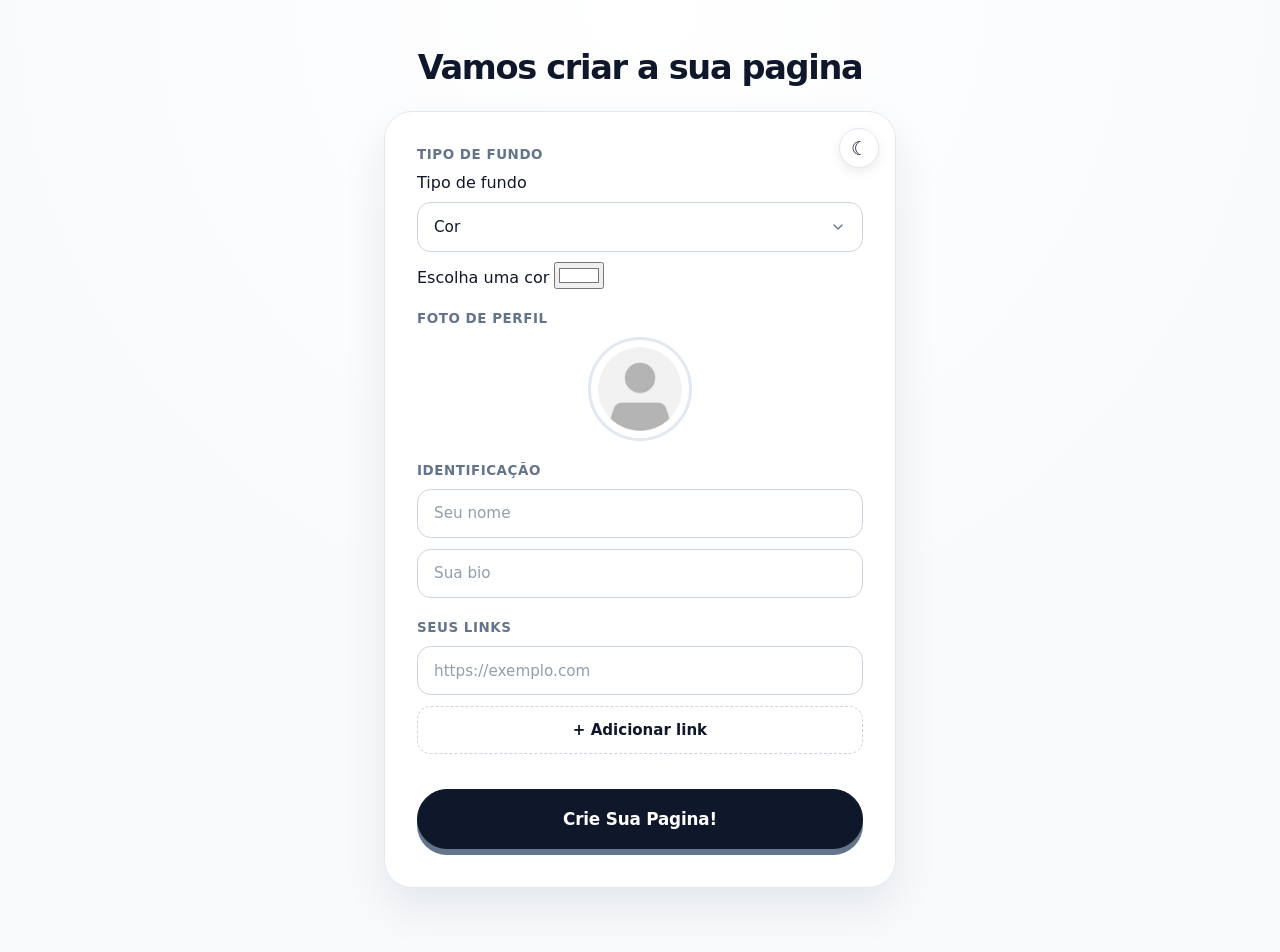
<file: pages/creator.html>
<!--creator.html-->
<!DOCTYPE html>
<html lang="pt-BR">

<head>
    <meta charset="UTF-8">
    <meta name="viewport" content="width=device-width, initial-scale=1.0">
    <title>Linktree creator</title>
    <link rel="stylesheet" href="../styles/creator.css">
</head>

<body>
    <header>
        <h1>Vamos criar a sua pagina</h1>
    </header>

    <main>
        <div class="backgroundSelection">
            <label for="backgroundType">Tipo de fundo</label>
            <select name="backgroundType" id="backgroundType">
                <option value="color">Cor</option>
                <option value="image">Imagem</option>
            </select>
            <div id="color-background">
                <label for="backgroundColor">Escolha uma cor</label>
                <input type="color" id="backgroundColor" value="#ffffff">
            </div>
            <div id="image-background" hidden>
                <label for="backgroundImage">Escolha uma imagem</label>
                <input type="file" id="backgroundImage" accept="image/*">
            </div>
        </div>
        <div class="profilePhoto">
            <div class="photo-preview-wrapper">
                <img id="photo-preview" src="../imgs/usuario.png" alt="Foto de perfil" width="96" height="96">
                <label for="profilePhoto" class="photo-upload-label" title="Alterar foto">
                    <span aria-hidden="true">📷</span>
                    <span class="visually-hidden">Escolher foto de perfil</span>
                </label>
            </div>
            <input type="file" id="profilePhoto" name="profilePhoto" accept="image/*" class="visually-hidden">
            <button type="button" id="remove-photo" hidden>Remover foto</button>
        </div>
        <div class="Titleanssubtitles">
            <input type="text" name="title" id="title" placeholder="Seu nome">
            <input type="text" name="subtitle" id="subtitle" placeholder="Sua bio">
        </div>
        <div class="links">
            <div id="links-wrapper">
                <input type="url" name="links[]" placeholder="https://exemplo.com">
            </div>
            <button type="button" id="add-link">+ Adicionar link</button>
        </div>
        <div class="create">
            <button type="button"  id="create">crie sua pagina!</button>
        </div>
    </main>

    <script src="../js/creator.js"></script>
</body>

</html>
</file>
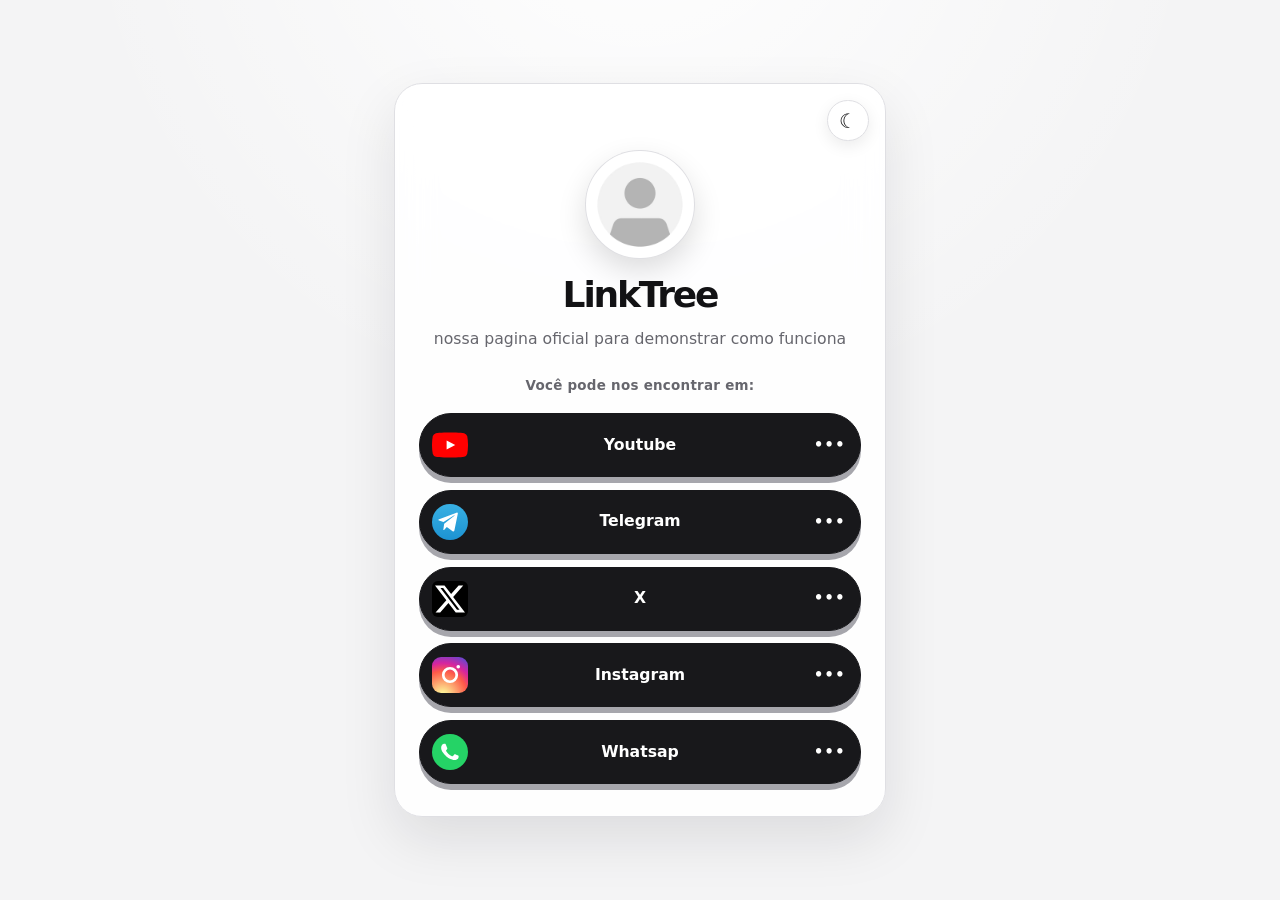
<file: pages/example.html>
<!DOCTYPE html>
<html lang="pt-BR">

<head>
    <meta charset="UTF-8">
    <meta name="viewport" content="width=1, initial-scale=1.0">
    <title>Document</title>
    <link rel="stylesheet" href="../styles/example.css">
</head>

<body>
    <main>
        <div class="User">
            <div class="ImageAndTitle">
                <img src="../imgs/usuario.png">
                <h1>LinkTree</h1>
                <p>nossa pagina oficial para demonstrar como funciona</p>
            </div>
            <div class="links">
                <h3>Você pode nos encontrar em: </h3>
                <button id="youtube">youtube</button>
                <button id="telegram">telegram</button>
                <button id="x">x</button>
                <button id="instagram">instagram</button>
                <button id="whatsap">whatsap</button>
            </div>
        </div>
    </main>

    <script src="../js/example.js"></script>
</body>

</html>
</file>
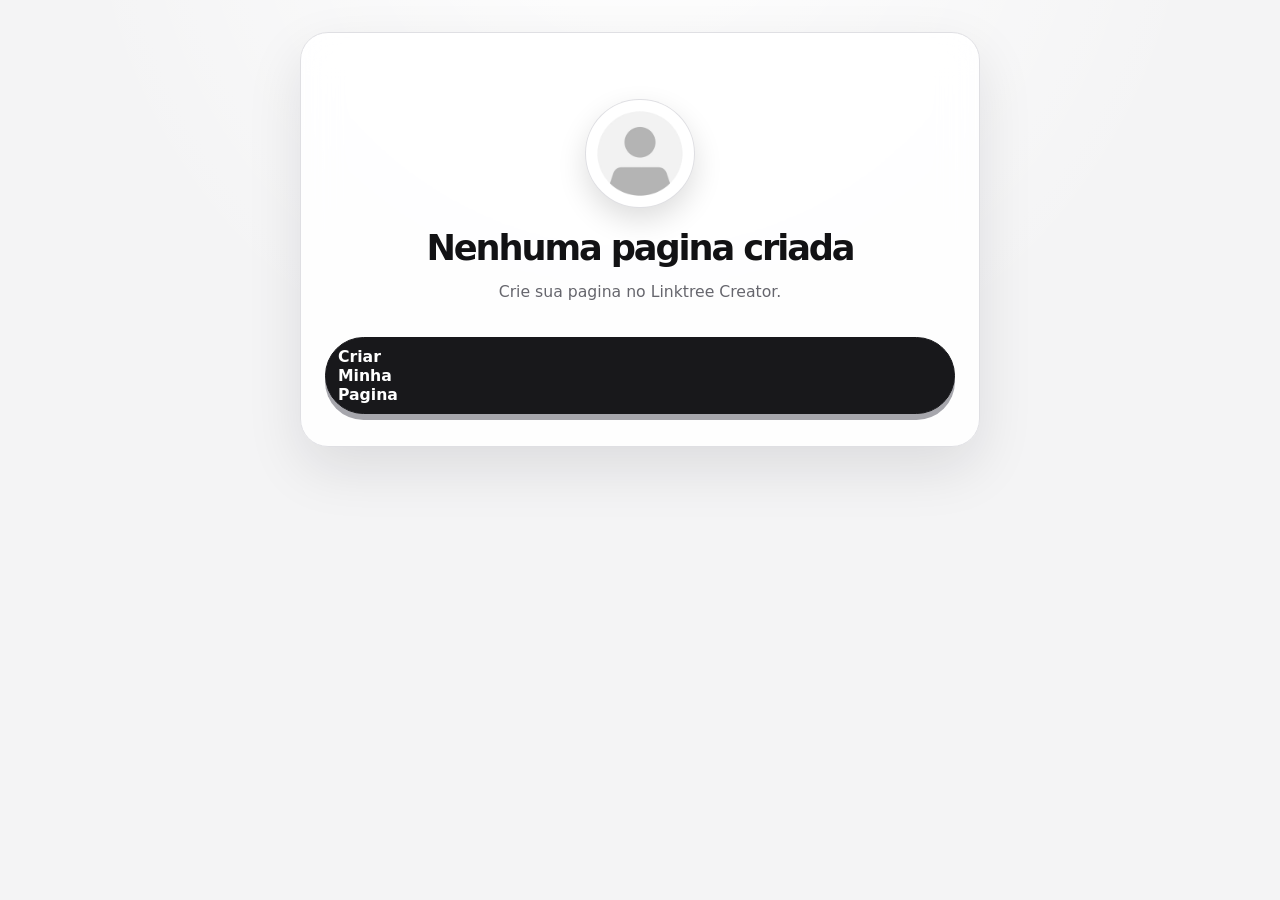
<file: pages/page.html>
<!DOCTYPE html>
<html lang="pt-BR">

<head>
    <meta charset="UTF-8">
    <meta name="viewport" content="width=device-width, initial-scale=1.0">
    <title>Minha página</title>
    <link rel="stylesheet" href="../styles/page.css">
</head>

<body>
    <main class="page">
        <section class="profile">
            <div>
                <img src="../imgs/usuario.png" width="100" height="100">
            </div>
            <h1 id="title">Minha página</h1>
            <p id="subtitle">Meus links</p>
        </section>

        <section id="links-container" class="links-container"></section>
    </main>

    <script src="../js/page.js"></script>
</body>

</html>
</file>
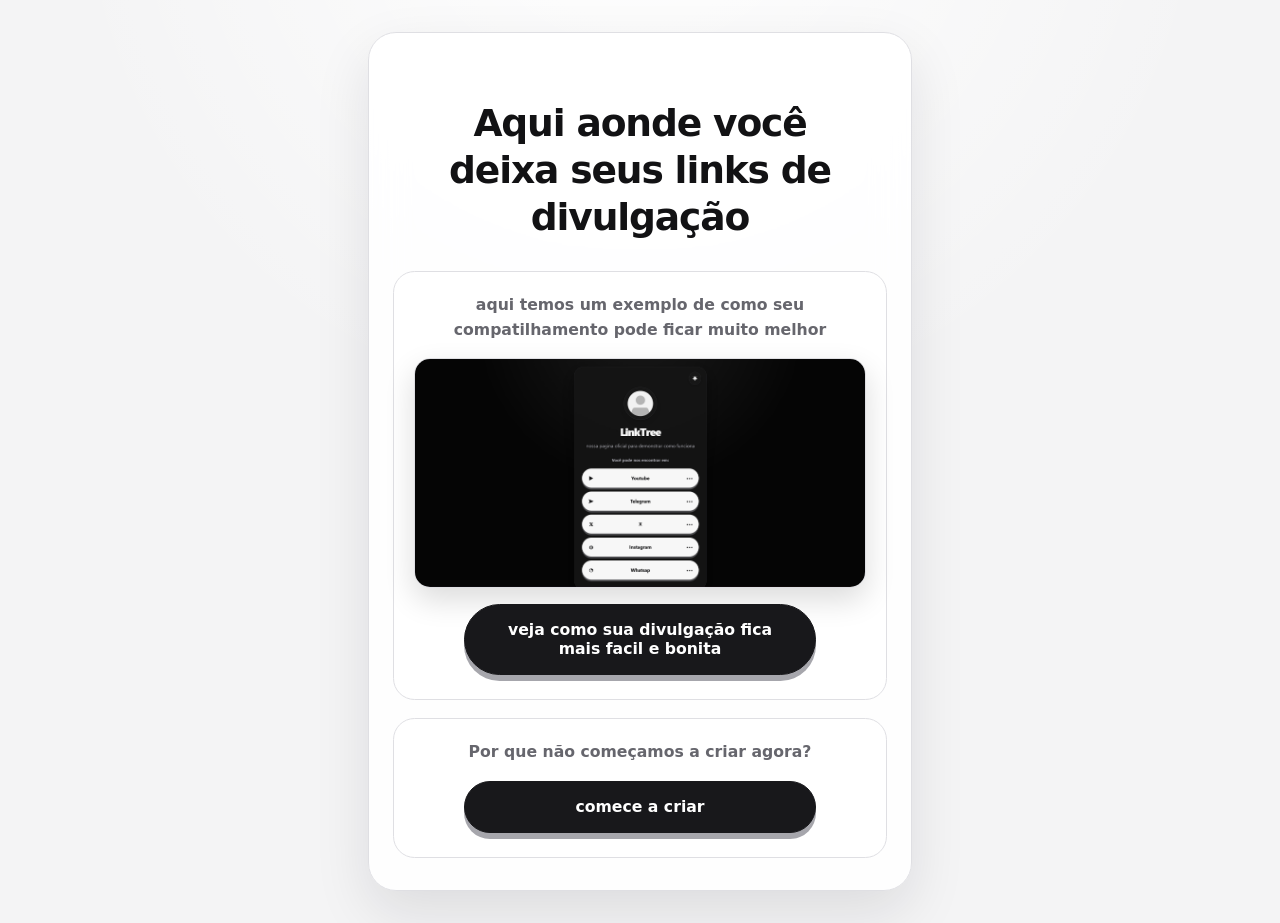
<file: pages/start.html>
<!DOCTYPE html>
<html lang="pt-BR">

<head>
     <meta charset="UTF-8">
    <meta name="viewport" content="width=device-width, initial-scale=1.0">
    <title>Bem vindo a seu LinkTree</title>
    <link rel="stylesheet" href="../styles/start.css">
</head>

<body>
    <header>
        <h1>Aqui aonde você deixa seus links de divulgação</h1>
    </header>
    <main>
        <div class="example">
            <h3>aqui temos um exemplo de como seu compatilhamento pode ficar muito melhor</h3>
            <img src="../imgs/example.png" width="800" height="400">
            <button onclick="goToExample()">veja como sua divulgação fica mais facil e bonita</button>
        </div>
        
        <div class="create">
            <h3>Por que não começamos a criar agora?</h3>
            <button onclick="goToCreate()">comece a criar</button>
        </div>
    </main>
    <script src="../js/start.js"></script>
</body>
</html>
</file>
<file: styles/creator.css>
:root {
    color-scheme: light;
    --background: #f8fafc;
    --background-glow: #ffffff;
    --card-surface: #ffffff;
    --text-primary: #0f172a;
    --text-secondary: #64748b;
    --border-color: #e2e8f0;
    --input-bg: #ffffff;
    --input-border: #cbd5e1;
    --input-text: #0f172a;
    --input-focus-border: #0f172a;
    --input-focus-ring: rgba(15, 23, 42, 0.12);
    --btn-secondary-bg: #ffffff;
    --btn-secondary-border: #cbd5e1;
    --btn-secondary-text: #0f172a;
    --btn-secondary-hover: #f1f5f9;
    --btn-primary-bg: #0f172a;
    --btn-primary-text: #ffffff;
    --btn-primary-hover: #1e293b;
    --btn-primary-shadow: #64748b;
    --danger-color: #ef4444;
    --danger-hover: #dc2626;
    --card-shadow: 0 20px 45px rgba(15, 23, 42, 0.08);
}

:root[data-theme="dark"] {
    color-scheme: dark;
    --background: #000000;
    --background-glow: #121214;
    --card-surface: #0a0a0c;
    --text-primary: #f8fafc;
    --text-secondary: #94a3b8;
    --border-color: #27272a;
    --input-bg: #141416;
    --input-border: #2e2e33;
    --input-text: #f8fafc;
    --input-focus-border: #ffffff;
    --input-focus-ring: rgba(255, 255, 255, 0.16);
    --btn-secondary-bg: #141416;
    --btn-secondary-border: #2e2e33;
    --btn-secondary-text: #f8fafc;
    --btn-secondary-hover: #202024;
    --btn-primary-bg: #ffffff;
    --btn-primary-text: #000000;
    --btn-primary-hover: #e2e8f0;
    --btn-primary-shadow: #3f3f46;
    --danger-color: #f87171;
    --danger-hover: #ef4444;
    --card-shadow: 0 24px 60px rgba(0, 0, 0, 0.8);
}

@media (prefers-color-scheme: dark) {
    :root:not([data-theme]) {
        color-scheme: dark;
        --background: #000000;
        --background-glow: #121214;
        --card-surface: #0a0a0c;
        --text-primary: #f8fafc;
        --text-secondary: #94a3b8;
        --border-color: #27272a;
        --input-bg: #141416;
        --input-border: #2e2e33;
        --input-text: #f8fafc;
        --input-focus-border: #ffffff;
        --input-focus-ring: rgba(255, 255, 255, 0.16);
        --btn-secondary-bg: #141416;
        --btn-secondary-border: #2e2e33;
        --btn-secondary-text: #f8fafc;
        --btn-secondary-hover: #202024;
        --btn-primary-bg: #ffffff;
        --btn-primary-text: #000000;
        --btn-primary-hover: #e2e8f0;
        --btn-primary-shadow: #3f3f46;
        --danger-color: #f87171;
        --danger-hover: #ef4444;
        --card-shadow: 0 24px 60px rgba(0, 0, 0, 0.8);
    }
}

* {
    box-sizing: border-box;
}

html,
body {
    min-height: 100%;
}

body {
    min-width: 320px;
    margin: 0;
    padding: 1.5rem 1rem 2.5rem;
    color: var(--text-primary);
    font-family: Inter, ui-sans-serif, system-ui, -apple-system, BlinkMacSystemFont, "Segoe UI", sans-serif;
    background:
        radial-gradient(circle at 50% 0%, var(--background-glow), transparent 60%),
        var(--background);
    transition: background-color 220ms ease, color 220ms ease;
}

header {
    width: min(100%, 32rem);
    margin: 0 auto 1.5rem;
    text-align: center;
}

header h1 {
    margin: 0;
    font-size: clamp(1.6rem, 5vw, 2.1rem);
    font-weight: 800;
    letter-spacing: -0.04em;
    color: var(--text-primary);
}

main {
    position: relative;
    display: flex;
    flex-direction: column;
    gap: 1.4rem;
    width: min(100%, 32rem);
    margin: 0 auto;
    padding: 1.75rem 1.4rem 2rem;
    background: var(--card-surface);
    border: 1px solid var(--border-color);
    border-radius: 1.75rem;
    box-shadow: var(--card-shadow);
    backdrop-filter: blur(16px);
    transition: background-color 220ms ease, border-color 220ms ease;
}

/* Rótulos e Seções */
.backgroundSelection,
.Titleanssubtitles,
.links,
.create {
    display: flex;
    flex-direction: column;
    gap: 0.65rem;
}

.backgroundSelection::before {
    content: "Tipo de fundo";
    font-size: 0.84rem;
    font-weight: 700;
    text-transform: uppercase;
    letter-spacing: 0.04em;
    color: var(--text-secondary);
}

.Titleanssubtitles::before {
    content: "Identificação";
    font-size: 0.84rem;
    font-weight: 700;
    text-transform: uppercase;
    letter-spacing: 0.04em;
    color: var(--text-secondary);
}

.links::before {
    content: "Seus Links";
    font-size: 0.84rem;
    font-weight: 700;
    text-transform: uppercase;
    letter-spacing: 0.04em;
    color: var(--text-secondary);
}

/* Foto de Perfil */
.profilePhoto {
    display: flex;
    flex-direction: column;
    align-items: center;
    gap: 0.65rem;
}

.profilePhoto::before {
    content: "Foto de perfil";
    align-self: flex-start;
    font-size: 0.84rem;
    font-weight: 700;
    text-transform: uppercase;
    letter-spacing: 0.04em;
    color: var(--text-secondary);
}

.photo-preview-wrapper {
    position: relative;
    width: 6.5rem;
    height: 6.5rem;
}

.photo-preview-wrapper img {
    width: 6.5rem;
    height: 6.5rem;
    object-fit: cover;
    border-radius: 50%;
    border: 3px solid var(--border-color);
    background: var(--input-bg);
    display: block;
    transition: border-color 180ms ease, filter 180ms ease;
}

.photo-upload-label {
    position: absolute;
    inset: 0;
    display: grid;
    place-items: center;
    border-radius: 50%;
    cursor: pointer;
    background: rgba(0, 0, 0, 0);
    font-size: 1.6rem;
    opacity: 0;
    transition: background 180ms ease, opacity 180ms ease;
}

.photo-preview-wrapper:hover .photo-upload-label,
.photo-preview-wrapper:focus-within .photo-upload-label {
    background: rgba(0, 0, 0, 0.42);
    opacity: 1;
}

.photo-preview-wrapper:hover img {
    filter: brightness(0.75);
    border-color: var(--input-focus-border);
}

#remove-photo {
    padding: 0.3rem 0.9rem;
    font: inherit;
    font-size: 0.8rem;
    font-weight: 600;
    color: var(--danger-color);
    cursor: pointer;
    background: transparent;
    border: 1px solid var(--border-color);
    border-radius: 999px;
    transition: background-color 180ms ease, border-color 180ms ease, color 180ms ease;
}

#remove-photo:hover {
    background: rgba(239, 68, 68, 0.08);
    border-color: var(--danger-color);
}

/* Inputs e Selects */
input[type="text"],
input[type="url"],
select {
    width: 100%;
    height: 3.1rem;
    padding: 0 1rem;
    font: inherit;
    font-size: 0.95rem;
    color: var(--input-text);
    background-color: var(--input-bg);
    border: 1px solid var(--input-border);
    border-radius: 0.85rem;
    outline: none;
    transition: border-color 180ms ease, box-shadow 180ms ease, background-color 180ms ease;
}

input[type="text"]:focus,
input[type="url"]:focus,
select:focus {
    border-color: var(--input-focus-border);
    box-shadow: 0 0 0 3px var(--input-focus-ring);
}

input::placeholder {
    color: var(--text-secondary);
    opacity: 0.7;
}

select {
    cursor: pointer;
    text-transform: capitalize;
    appearance: none;
    background-image: url("data:image/svg+xml,%3Csvg xmlns='http://www.w3.org/2000/svg' width='16' height='16' viewBox='0 0 24 24' fill='none' stroke='%2364748b' stroke-width='2' stroke-linecap='round' stroke-linejoin='round'%3E%3Cpolyline points='6 9 12 15 18 9'%3E%3C/polyline%3E%3C/svg%3E");
    background-repeat: no-repeat;
    background-position: right 1rem center;
    background-size: 1rem;
    padding-right: 2.5rem;
}

/* Lista de Links */
#links-wrapper {
    display: flex;
    flex-direction: column;
    gap: 0.75rem;
}

.link-row {
    display: flex;
    align-items: center;
    gap: 0.55rem;
    width: 100%;
}

.link-row input[type="url"] {
    flex: 1;
}

.remove-link {
    display: grid;
    place-items: center;
    width: 2.85rem;
    height: 2.85rem;
    padding: 0;
    font-size: 1.05rem;
    color: var(--danger-color);
    cursor: pointer;
    background: transparent;
    border: 1px solid var(--border-color);
    border-radius: 0.85rem;
    transition: background-color 180ms ease, color 180ms ease, border-color 180ms ease;
}

.remove-link:hover {
    background: rgba(239, 68, 68, 0.1);
    border-color: var(--danger-color);
    color: var(--danger-hover);
}

/* Botão de Adicionar Link */
#add-link {
    width: 100%;
    height: 3rem;
    padding: 0 1rem;
    font: inherit;
    font-size: 0.94rem;
    font-weight: 700;
    color: var(--btn-secondary-text);
    cursor: pointer;
    background: var(--btn-secondary-bg);
    border: 1px dashed var(--btn-secondary-border);
    border-radius: 0.85rem;
    transition: background-color 180ms ease, border-color 180ms ease, transform 180ms ease;
}

#add-link:hover {
    background: var(--btn-secondary-hover);
    border-style: solid;
    transform: translateY(-1px);
}

#add-link:active {
    transform: translateY(0);
}

/* Botão de Criar Página (Inspirado no Linktree) */
.create {
    margin-top: 0.8rem;
}

#create {
    width: 100%;
    min-height: 3.75rem;
    padding: 0.75rem 1.5rem;
    font: inherit;
    font-size: 1.05rem;
    font-weight: 800;
    letter-spacing: -0.01em;
    text-transform: capitalize;
    color: var(--btn-primary-text);
    cursor: pointer;
    background: var(--btn-primary-bg);
    border: 1px solid var(--btn-primary-bg);
    border-radius: 9999px;
    box-shadow: 0 6px 0 var(--btn-primary-shadow);
    transition: transform 180ms ease, box-shadow 180ms ease, background-color 180ms ease;
}

#create:hover {
    transform: translateY(-3px);
    box-shadow: 0 9px 0 var(--btn-primary-shadow);
}

#create:active {
    transform: translateY(2px);
    box-shadow: 0 2px 0 var(--btn-primary-shadow);
}

/* Botão de Alternância de Tema */
.theme-toggle-creator {
    position: absolute;
    top: 1rem;
    right: 1rem;
    display: grid;
    place-items: center;
    width: 2.5rem;
    height: 2.5rem;
    padding: 0;
    font-size: 1.2rem;
    color: var(--text-primary);
    cursor: pointer;
    background: var(--card-surface);
    border: 1px solid var(--border-color);
    border-radius: 50%;
    box-shadow: 0 4px 12px rgba(0, 0, 0, 0.08);
    transition: transform 180ms ease, background-color 180ms ease, border-color 180ms ease;
}

.theme-toggle-creator:hover {
    transform: translateY(-2px);
}

.theme-toggle-creator:active {
    transform: translateY(0);
}

.visually-hidden {
    position: absolute;
    width: 1px;
    height: 1px;
    padding: 0;
    overflow: hidden;
    clip: rect(0, 0, 0, 0);
    white-space: nowrap;
    border: 0;
}

/* Responsividade Desktop */
@media (min-width: 640px) {
    body {
        padding-top: 3rem;
        padding-bottom: 4rem;
    }

    main {
        padding: 2.2rem 2rem 2.4rem;
    }
}

@media (prefers-reduced-motion: reduce) {
    *,
    *::before,
    *::after {
        scroll-behavior: auto !important;
        transition-duration: 0.01ms !important;
        animation-duration: 0.01ms !important;
        animation-iteration-count: 1 !important;
    }
}
</file>
<file: styles/example.css>
:root {
    color-scheme: light;
    --background: #f4f4f5;
    --background-glow: #ffffff;
    --surface: rgba(255, 255, 255, 0.88);
    --surface-solid: #ffffff;
    --text: #121214;
    --muted: #66666d;
    --line: #dfdfe3;
    --button: #18181b;
    --button-text: #ffffff;
    --button-shadow: #a6a6ac;
    --focus: #2563eb;
    --shadow: 0 22px 55px rgba(24, 24, 27, 0.1);
}

:root[data-theme="dark"] {
    color-scheme: dark;
    --background: #050505;
    --background-glow: #1b1b1b;
    --surface: rgba(20, 20, 20, 0.88);
    --surface-solid: #171717;
    --text: #fafafa;
    --muted: #a8a8b0;
    --line: #303034;
    --button: #f7f7f7;
    --button-text: #101012;
    --button-shadow: #4a4a4d;
    --focus: #93c5fd;
    --shadow: 0 22px 55px rgba(0, 0, 0, 0.44);
}

@media (prefers-color-scheme: dark) {
    :root:not([data-theme]) {
        color-scheme: dark;
        --background: #050505;
        --background-glow: #1b1b1b;
        --surface: rgba(20, 20, 20, 0.88);
        --surface-solid: #171717;
        --text: #fafafa;
        --muted: #a8a8b0;
        --line: #303034;
        --button: #f7f7f7;
        --button-text: #101012;
        --button-shadow: #4a4a4d;
        --focus: #93c5fd;
        --shadow: 0 22px 55px rgba(0, 0, 0, 0.44);
    }
}

* {
    box-sizing: border-box;
}

html,
body {
    min-height: 100%;
}

body {
    min-width: 320px;
    min-height: 100vh;
    margin: 0;
    padding: 1rem;
    color: var(--text);
    font-family: Inter, ui-sans-serif, system-ui, -apple-system, BlinkMacSystemFont, "Segoe UI", sans-serif;
    background:
        radial-gradient(circle at 50% -15%, var(--background-glow), transparent 47%),
        var(--background);
    transition: background-color 220ms ease, color 220ms ease;
}

.User {
    position: relative;
    width: min(100%, 34rem);
    min-height: calc(100vh - 2rem);
    margin: 0 auto;
    padding: 1rem 1rem 2.25rem;
    background: var(--surface);
    border: 1px solid var(--line);
    border-radius: 1.75rem;
    box-shadow: var(--shadow);
    backdrop-filter: blur(18px);
}

.ImageAndTitle {
    display: grid;
    justify-items: center;
    padding: 2.65rem 1rem 1.55rem;
    text-align: center;
}

.ImageAndTitle img {
    width: 6.7rem;
    height: 6.7rem;
    object-fit: cover;
    margin-bottom: 1rem;
    background: var(--surface-solid);
    border: 4px solid var(--surface-solid);
    border-radius: 50%;
    box-shadow: 0 0 0 1px var(--line), 0 12px 30px rgba(0, 0, 0, 0.14);
}

.ImageAndTitle h1,
.ImageAndTitle p,
.links h3 {
    margin: 0;
}

.ImageAndTitle h1 {
    font-size: clamp(1.8rem, 7vw, 2.25rem);
    font-weight: 800;
    letter-spacing: -0.06em;
}

.ImageAndTitle p {
    max-width: 27rem;
    margin-top: 0.75rem;
    color: var(--muted);
    font-size: 0.98rem;
    line-height: 1.55;
}

.links {
    display: grid;
    gap: 0.8rem;
    padding: 0 0.1rem;
}

.links h3 {
    padding: 0.1rem 0.35rem 0.45rem;
    color: var(--muted);
    font-size: 0.84rem;
    font-weight: 700;
    letter-spacing: 0.02em;
    text-align: center;
}

.links button {
    display: grid;
    grid-template-columns: 2.25rem 1fr 2.25rem;
    align-items: center;
    width: 100%;
    min-height: 4rem;
    padding: 0.55rem 0.75rem;
    color: var(--button-text);
    font: inherit;
    font-size: 0.98rem;
    font-weight: 750;
    line-height: 1.2;
    text-align: center;
    text-transform: capitalize;
    cursor: pointer;
    background: var(--button);
    border: 1px solid var(--button);
    border-radius: 999px;
    box-shadow: 0 6px 0 var(--button-shadow);
    transition: transform 180ms ease, box-shadow 180ms ease, background-color 220ms ease, border-color 220ms ease;
}

.links button::before,
.links button::after {
    display: grid;
    width: 2.25rem;
    height: 2.25rem;
    place-items: center;
}

.links button::before {
    content: "";
    background-size: contain;
    background-repeat: no-repeat;
    background-position: center;
    /* ícone padrão genérico (seta) */
    background-image: url("data:image/svg+xml,%3Csvg xmlns='http://www.w3.org/2000/svg' viewBox='0 0 24 24' fill='none' stroke='white' stroke-width='2.2' stroke-linecap='round' stroke-linejoin='round'%3E%3Cpath d='M7 17L17 7M17 7H7M17 7v10'/%3E%3C/svg%3E");
}

:root[data-theme="dark"] .links button::before {
    background-image: url("data:image/svg+xml,%3Csvg xmlns='http://www.w3.org/2000/svg' viewBox='0 0 24 24' fill='none' stroke='%23101012' stroke-width='2.2' stroke-linecap='round' stroke-linejoin='round'%3E%3Cpath d='M7 17L17 7M17 7H7M17 7v10'/%3E%3C/svg%3E");
}

@media (prefers-color-scheme: dark) {
    :root:not([data-theme]) .links button::before {
        background-image: url("data:image/svg+xml,%3Csvg xmlns='http://www.w3.org/2000/svg' viewBox='0 0 24 24' fill='none' stroke='%23101012' stroke-width='2.2' stroke-linecap='round' stroke-linejoin='round'%3E%3Cpath d='M7 17L17 7M17 7H7M17 7v10'/%3E%3C/svg%3E");
    }
}

.links button::after {
    font-size: 0.95rem;
    letter-spacing: 0.06em;
    content: "•••";
}

/* YouTube */
.links #youtube::before {
    background-image: url("data:image/svg+xml,%3Csvg xmlns='http://www.w3.org/2000/svg' viewBox='0 0 24 24'%3E%3Cpath fill='%23FF0000' d='M23.5 6.2a3 3 0 0 0-2.1-2.1C19.5 3.6 12 3.6 12 3.6s-7.5 0-9.4.5A3 3 0 0 0 .5 6.2 31 31 0 0 0 0 12a31 31 0 0 0 .5 5.8 3 3 0 0 0 2.1 2.1c1.9.5 9.4.5 9.4.5s7.5 0 9.4-.5a3 3 0 0 0 2.1-2.1A31 31 0 0 0 24 12a31 31 0 0 0-.5-5.8z'/%3E%3Cpolygon fill='white' points='9.75,15.02 15.5,12 9.75,8.98'/%3E%3C/svg%3E");
}

/* Telegram */
.links #telegram::before {
    background-image: url("data:image/svg+xml,%3Csvg xmlns='http://www.w3.org/2000/svg' viewBox='0 0 240 240'%3E%3ClinearGradient id='a' x1='120' y1='240' x2='120' gradientUnits='userSpaceOnUse'%3E%3Cstop offset='0' stop-color='%231d93d2'/%3E%3Cstop offset='1' stop-color='%2338b0e3'/%3E%3C/linearGradient%3E%3Ccircle fill='url(%23a)' cx='120' cy='120' r='120'/%3E%3Cpath fill='white' d='M81.2 130.9l-5.6 39.8c-.4 2.7 3 4.2 4.8 2l18.4-19.6 38.5 28.4c6 3.3 10.4.5 11.9-5.5L172 65.6c1.8-7.3-2.7-10.3-8.5-8l-116 44.7c-6.7 2.6-6.6 6.3-.7 8.1l29.8 9.3 69-43.4c3.2-2 6.2-.9 3.8 1.3L81.2 130.9z'/%3E%3C/svg%3E");
}

/* X (Twitter) */
.links #x::before {
    background-image: url("data:image/svg+xml,%3Csvg xmlns='http://www.w3.org/2000/svg' viewBox='0 0 24 24'%3E%3Crect width='24' height='24' rx='4' fill='black'/%3E%3Cpath fill='white' d='M17.75 3h3.08l-6.73 7.7L22 21h-6.19l-4.85-6.34L5.46 21H2.37l7.2-8.23L2 3h6.35l4.38 5.73zm-1.08 16.2h1.7L7.45 4.74H5.63z'/%3E%3C/svg%3E");
}

/* Instagram */
.links #instagram::before {
    background-image: url("data:image/svg+xml,%3Csvg xmlns='http://www.w3.org/2000/svg' viewBox='0 0 24 24'%3E%3CradialGradient id='ig' cx='30%25' cy='107%25' r='150%25'%3E%3Cstop offset='0' stop-color='%23fdf497'/%3E%3Cstop offset='.05' stop-color='%23fdf497'/%3E%3Cstop offset='.45' stop-color='%23fd5949'/%3E%3Cstop offset='.6' stop-color='%23d6249f'/%3E%3Cstop offset='.9' stop-color='%23285AEB'/%3E%3C/radialGradient%3E%3Crect width='24' height='24' rx='6' fill='url(%23ig)'/%3E%3Ccircle cx='12' cy='12' r='4.5' fill='none' stroke='white' stroke-width='1.8'/%3E%3Ccircle cx='17.5' cy='6.5' r='1.2' fill='white'/%3E%3C/svg%3E");
}

/* WhatsApp */
.links #whatsap::before {
    background-image: url("data:image/svg+xml,%3Csvg xmlns='http://www.w3.org/2000/svg' viewBox='0 0 24 24'%3E%3Ccircle cx='12' cy='12' r='12' fill='%2325D366'/%3E%3Cpath fill='white' d='M17.5 14.4c-.3-.1-1.7-.8-2-.9-.3-.1-.5-.1-.7.1-.2.3-.7.9-.9 1.1-.2.2-.3.2-.6.1a8 8 0 0 1-2.3-1.4 8.6 8.6 0 0 1-1.6-2c-.2-.3 0-.4.1-.6l.5-.6c.1-.2.1-.3.2-.5 0-.2 0-.4-.1-.5-.1-.2-.7-1.6-.9-2.2-.2-.5-.5-.5-.7-.5h-.6c-.2 0-.5.1-.8.4-.3.3-1 1-1 2.4s1 2.8 1.2 3c.1.1 2 3.1 5 4.3 2.9 1.1 2.9.7 3.4.7.5 0 1.7-.7 1.9-1.3.2-.7.2-1.2.1-1.3z'/%3E%3C/svg%3E");
}

.links button:hover {
    transform: translateY(-3px);
    box-shadow: 0 9px 0 var(--button-shadow);
}

.links button:active {
    transform: translateY(2px);
    box-shadow: 0 2px 0 var(--button-shadow);
}

.links button:focus-visible,
.theme-toggle:focus-visible {
    outline: 3px solid var(--focus);
    outline-offset: 4px;
}

.theme-toggle {
    position: absolute;
    top: 1rem;
    right: 1rem;
    display: grid;
    width: 2.6rem;
    height: 2.6rem;
    padding: 0;
    place-items: center;
    color: var(--text);
    cursor: pointer;
    background: var(--surface-solid);
    border: 1px solid var(--line);
    border-radius: 50%;
    box-shadow: 0 5px 16px rgba(0, 0, 0, 0.08);
    transition: transform 180ms ease, background-color 220ms ease, border-color 220ms ease;
}

.theme-toggle:hover {
    transform: translateY(-2px);
}

.theme-toggle:active {
    transform: translateY(0);
}

.theme-toggle__icon {
    font-size: 1.25rem;
    line-height: 1;
}

.visually-hidden {
    position: absolute;
    width: 1px;
    height: 1px;
    padding: 0;
    overflow: hidden;
    clip: rect(0, 0, 0, 0);
    white-space: nowrap;
    border: 0;
}

@media (min-width: 640px) {
    body {
        display: grid;
        padding: 2rem;
        place-items: center;
    }

    .User {
        min-height: auto;
        padding: 1.25rem 1.4rem 2rem;
    }

    .ImageAndTitle {
        padding-top: 2.95rem;
    }
}

@media (prefers-reduced-motion: reduce) {
    *,
    *::before,
    *::after {
        scroll-behavior: auto !important;
        transition-duration: 0.01ms !important;
        animation-duration: 0.01ms !important;
        animation-iteration-count: 1 !important;
    }
}
</file>
<file: styles/page.css>
﻿:root {
    color-scheme: light;
    --background: #f4f4f5;
    --background-glow: #ffffff;
    --surface: rgba(255, 255, 255, 0.88);
    --surface-solid: #ffffff;
    --text: #121214;
    --muted: #66666d;
    --line: #dfdfe3;
    --button: #18181b;
    --button-text: #ffffff;
    --button-shadow: #a6a6ac;
    --shadow: 0 22px 55px rgba(24, 24, 27, 0.1);
}

@media (prefers-color-scheme: dark) {
    :root {
        color-scheme: dark;
        --background: #050505;
        --background-glow: #1b1b1b;
        --surface: rgba(20, 20, 20, 0.88);
        --surface-solid: #171717;
        --text: #fafafa;
        --muted: #a8a8b0;
        --line: #303034;
        --button: #f7f7f7;
        --button-text: #101012;
        --button-shadow: #4a4a4d;
        --shadow: 0 22px 55px rgba(0, 0, 0, 0.44);
    }
}

* {
    box-sizing: border-box;
}

html,
body {
    min-height: 100%;
}

body {
    min-width: 320px;
    margin: 0;
    padding: 2rem 1rem;
    color: var(--text);
    font-family: Inter, ui-sans-serif, system-ui, -apple-system, BlinkMacSystemFont, "Segoe UI", sans-serif;
    background:
        radial-gradient(circle at 50% -15%, var(--background-glow), transparent 47%),
        var(--background);
    background-repeat: no-repeat;
    transition: background-color 300ms ease, color 220ms ease;
}

.page {
    width: min(100%, 680px);
    min-height: calc(100vh - 4rem);
    margin: 0 auto;
    padding: 1.25rem 1.4rem 2rem;
    display: flex;
    flex-direction: column;
    align-items: center;
    background: var(--surface);
    border: 1px solid var(--line);
    border-radius: 1.75rem;
    box-shadow: var(--shadow);
    backdrop-filter: blur(18px);
}

.profile {
    width: 100%;
    display: flex;
    flex-direction: column;
    align-items: center;
    text-align: center;
    padding: 1.7rem 1rem 1.55rem;
    margin-bottom: 0.5rem;
}

.profile img {
    width: 6.7rem;
    height: 6.7rem;
    object-fit: cover;
    margin-bottom: 1rem;
    background: var(--surface-solid);
    border: 4px solid var(--surface-solid);
    border-radius: 50%;
    box-shadow: 0 0 0 1px var(--line), 0 12px 30px rgba(0, 0, 0, 0.14);
}

.profile h1 {
    margin: 0;
    font-size: clamp(1.7rem, 5vw, 2.2rem);
    font-weight: 800;
    letter-spacing: -0.06em;
    text-shadow: none;
}

.profile p {
    max-width: 27rem;
    margin: 0.75rem 0 0;
    color: var(--muted);
    font-size: 0.98rem;
    line-height: 1.55;
}

.links-container {
    width: 100%;
    display: flex;
    flex-direction: column;
    gap: 0.8rem;
    padding: 0 0.1rem;
}

.link-button {
    width: 100%;
    min-height: 4rem;
    display: grid;
    grid-template-columns: 2.25rem minmax(0, 1fr) 2.25rem;
    align-items: center;
    gap: 0.35rem;
    padding: 0.55rem 0.75rem;
    color: var(--button-text);
    background: var(--button);
    border: 1px solid var(--button);
    border-radius: 999px;
    font-size: 0.98rem;
    font-weight: 750;
    text-decoration: none;
    text-transform: capitalize;
    box-shadow: 0 6px 0 var(--button-shadow);
    opacity: 0;
    transform: translateY(10px);
    animation: showLink 350ms ease forwards;
    transition: transform 180ms ease, box-shadow 180ms ease, background-color 220ms ease, border-color 220ms ease;
}

.link-button__icon,
.link-button__marker {
    display: grid;
    place-items: center;
    width: 2.25rem;
    height: 2.25rem;
    font-size: 1.15rem;
    line-height: 1;
}

.link-button__icon img {
    width: 1.25rem;
    height: 1.25rem;
    object-fit: contain;
    border-radius: 4px;
}

.link-button__marker {
    font-size: 0.95rem;
    letter-spacing: 0.06em;
    color: rgba(255, 255, 255, 0.8);
}

.link-button__label {
    min-width: 0;
    overflow: hidden;
    text-align: center;
    text-overflow: ellipsis;
    white-space: nowrap;
}

.link-button:hover {
    transform: translateY(-3px);
    box-shadow: 0 9px 0 var(--button-shadow);
    background: var(--button);
}

.link-button:active {
    transform: translateY(2px);
    box-shadow: 0 2px 0 var(--button-shadow);
}

.link-button:focus-visible {
    outline: 3px solid #2563eb;
    outline-offset: 4px;
}

.no-links {
    margin: 0;
    text-align: center;
    color: var(--muted);
}

body.has-background-image::before {
    content: "";
    position: fixed;
    inset: 0;
    z-index: -1;
    background: rgba(0, 0, 0, 0.25);
}

@keyframes showLink {
    from {
        opacity: 0;
        transform: translateY(10px);
    }

    to {
        opacity: 1;
        transform: translateY(0);
    }
}

@media (min-width: 640px) {
    body {
        display: grid;
        padding: 2rem;
        place-items: center;
    }

    .page {
        min-height: auto;
    }

    .profile {
        padding-top: 2.95rem;
    }
}

@media (prefers-reduced-motion: reduce) {
    *,
    *::before,
    *::after {
        transition-duration: 0.01ms !important;
        animation-duration: 0.01ms !important;
        animation-iteration-count: 1 !important;
    }
}
</file>
<file: styles/start.css>
:root {
    color-scheme: light;
    --background: #f4f4f5;
    --background-glow: #ffffff;
    --surface: rgba(255, 255, 255, 0.88);
    --surface-solid: #ffffff;
    --text: #121214;
    --muted: #66666d;
    --line: #dfdfe3;
    --button: #18181b;
    --button-text: #ffffff;
    --button-shadow: #a6a6ac;
    --focus: #2563eb;
    --shadow: 0 22px 55px rgba(24, 24, 27, 0.1);
}

:root[data-theme="dark"] {
    color-scheme: dark;
    --background: #050505;
    --background-glow: #1b1b1b;
    --surface: rgba(20, 20, 20, 0.88);
    --surface-solid: #171717;
    --text: #fafafa;
    --muted: #a8a8b0;
    --line: #303034;
    --button: #f7f7f7;
    --button-text: #101012;
    --button-shadow: #4a4a4d;
    --focus: #93c5fd;
    --shadow: 0 22px 55px rgba(0, 0, 0, 0.44);
}

@media (prefers-color-scheme: dark) {
    :root:not([data-theme]) {
        color-scheme: dark;
        --background: #050505;
        --background-glow: #1b1b1b;
        --surface: rgba(20, 20, 20, 0.88);
        --surface-solid: #171717;
        --text: #fafafa;
        --muted: #a8a8b0;
        --line: #303034;
        --button: #f7f7f7;
        --button-text: #101012;
        --button-shadow: #4a4a4d;
        --focus: #93c5fd;
        --shadow: 0 22px 55px rgba(0, 0, 0, 0.44);
    }
}

* {
    box-sizing: border-box;
}

html {
    min-height: 100%;
    background:
        radial-gradient(circle at 50% -15%, var(--background-glow), transparent 47%),
        var(--background);
}

body {
    width: min(100% - 2rem, 34rem);
    min-height: calc(100vh - 2rem);
    margin: 1rem auto;
    padding: 1rem 1rem 2.25rem;
    color: var(--text);
    font-family: Inter, ui-sans-serif, system-ui, -apple-system, BlinkMacSystemFont, "Segoe UI", sans-serif;
    background: var(--surface);
    border: 1px solid var(--line);
    border-radius: 1.75rem;
    box-shadow: var(--shadow);
    backdrop-filter: blur(18px);
    transition: background-color 220ms ease, color 220ms ease;
}

header {
    display: grid;
    justify-items: center;
    padding: 2.65rem 1rem 1.85rem;
    text-align: center;
}

header h1 {
    margin: 0;
    max-width: 26rem;
    font-size: clamp(1.8rem, 7vw, 2.35rem);
    font-weight: 800;
    line-height: 1.25;
    letter-spacing: -0.03em;
}

main {
    display: grid;
    gap: 1.1rem;
    padding: 0 0.1rem;
}

.example,
.create {
    display: grid;
    justify-items: center;
    gap: 1rem;
    padding: 1.35rem 1.25rem 1.5rem;
    text-align: center;
    background: var(--surface-solid);
    border: 1px solid var(--line);
    border-radius: 1.35rem;
}

.example h3,
.create h3 {
    margin: 0;
    max-width: 26rem;
    color: var(--muted);
    font-size: 0.98rem;
    font-weight: 650;
    line-height: 1.55;
}

.example img {
    width: 100%;
    height: auto;
    background: var(--surface-solid);
    border: 1px solid var(--line);
    border-radius: 1rem;
    box-shadow: 0 12px 30px rgba(0, 0, 0, 0.14);
}


button {
    width: 100%;
    max-width: 22rem;
    padding: 0.95rem 1.3rem;
    color: var(--button-text);
    font: inherit;
    font-size: 0.98rem;
    font-weight: 750;
    line-height: 1.25;
    text-align: center;
    cursor: pointer;
    background: var(--button);
    border: 1px solid var(--button);
    border-radius: 999px;
    box-shadow: 0 6px 0 var(--button-shadow);
    transition: transform 180ms ease, box-shadow 180ms ease, background-color 220ms ease, border-color 220ms ease;
}

button:hover {
    transform: translateY(-3px);
    box-shadow: 0 9px 0 var(--button-shadow);
}

button:active {
    transform: translateY(2px);
    box-shadow: 0 2px 0 var(--button-shadow);
}

button:focus-visible {
    outline: 3px solid var(--focus);
    outline-offset: 4px;
}


@media (min-width: 640px) {
    html {
        display: grid;
    }

    body {
        margin: 2rem auto;
        min-height: auto;
        padding: 1.25rem 1.4rem 2rem;
    }

    header {
        padding-top: 2.95rem;
    }
}

@media (prefers-reduced-motion: reduce) {
    *,
    *::before,
    *::after {
        scroll-behavior: auto !important;
        transition-duration: 0.01ms !important;
        animation-duration: 0.01ms !important;
        animation-iteration-count: 1 !important;
    }
}
</file>
